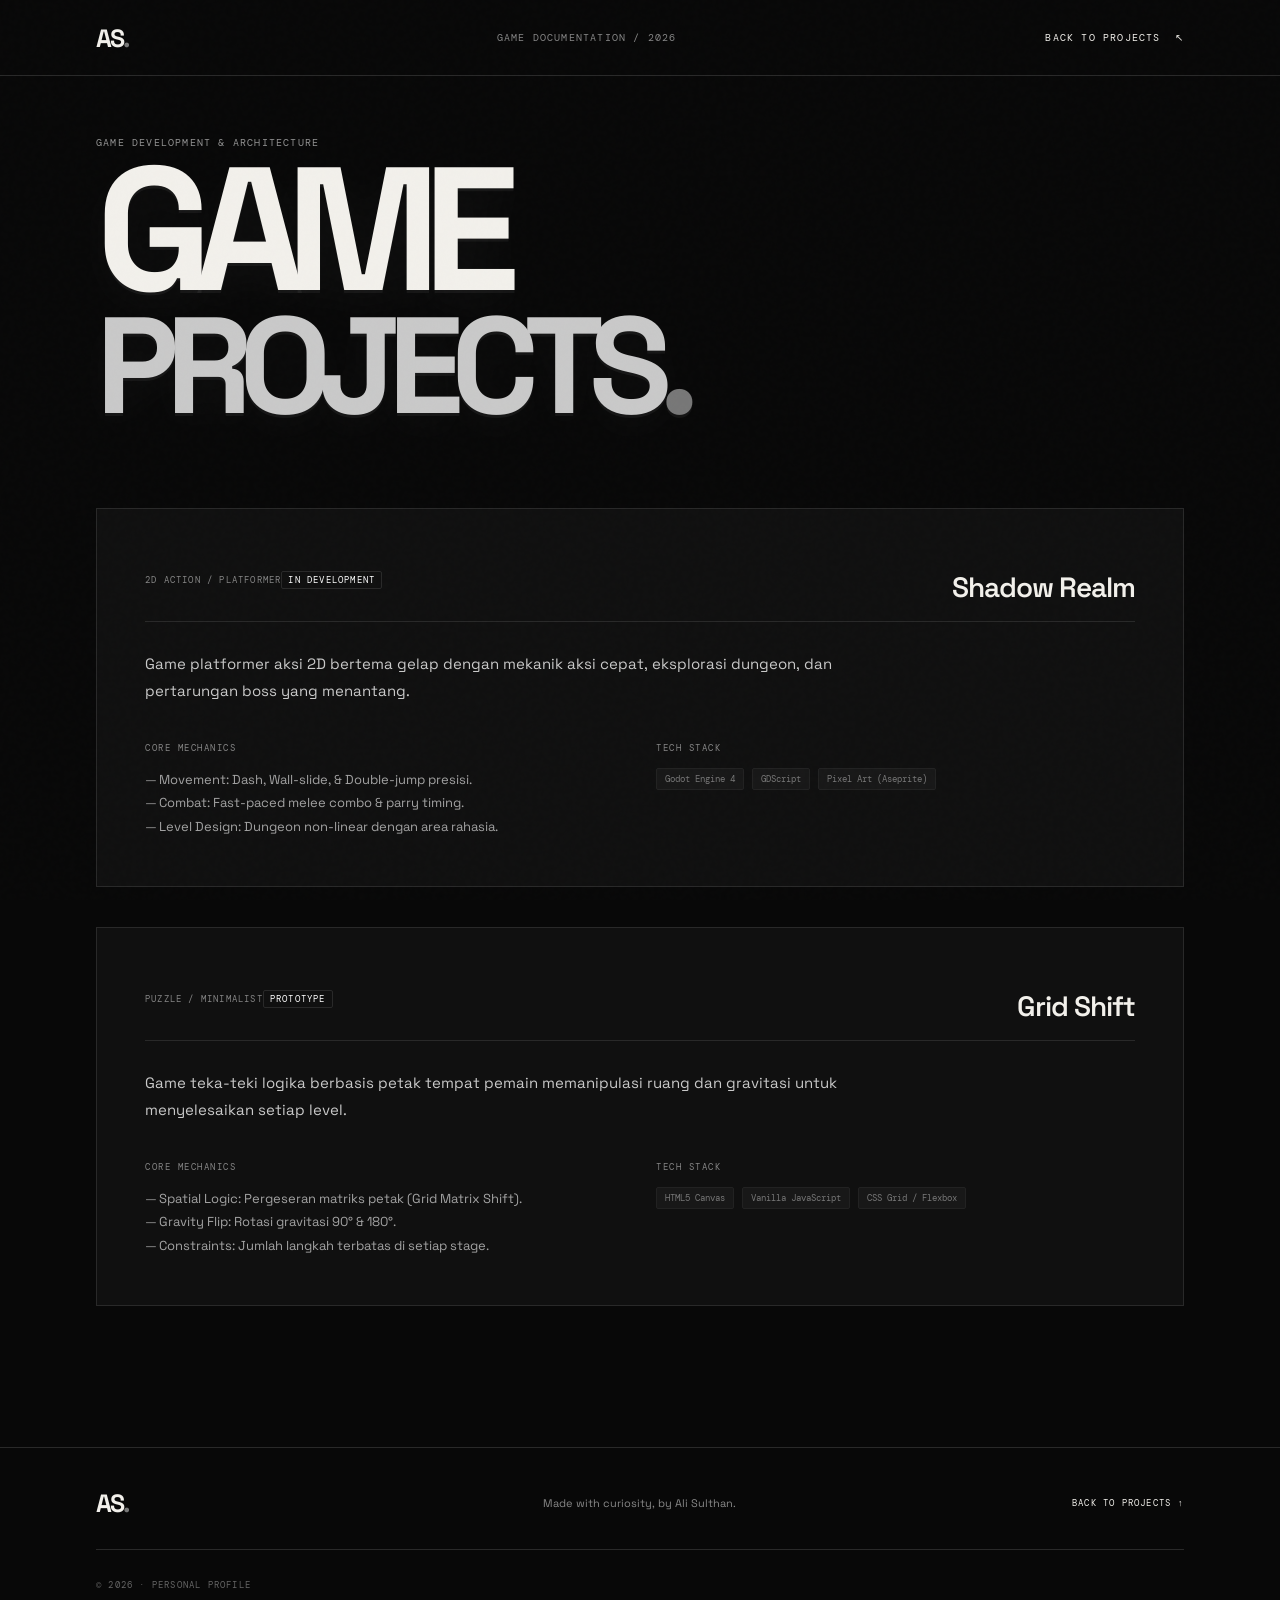
<file: game.html>
<!DOCTYPE html>
<html lang="id">
<head>
  <meta charset="UTF-8">
  <meta name="viewport" content="width=device-width, initial-scale=1.0">
  <meta name="theme-color" content="#080808">
  <meta name="description" content="Detail proyek game Shadow Realm dan Grid Shift karya Ali Sulthan.">

  <title>Game Projects — Ali Sulthan</title>

  <link rel="preconnect" href="https://fonts.googleapis.com">
  <link rel="preconnect" href="https://fonts.gstatic.com" crossorigin>
  <link href="https://fonts.googleapis.com/css2?family=DM+Mono:wght@400;500&family=Space+Grotesk:wght@400;500;600;700&display=swap" rel="stylesheet">

  <link rel="stylesheet" href="style.css">
  <script src="script.js" defer></script>
</head>

<body>
  <div class="page-noise" aria-hidden="true"></div>

  <header class="topbar">
    <a href="index.html" class="brand" aria-label="Ali Sulthan, beranda">
      AS<span class="brand-dot">.</span>
    </a>

    <span class="topbar-label">GAME DOCUMENTATION / 2026</span>

    <a href="project.html" class="nav-link">
      BACK TO PROJECTS <span aria-hidden="true">↖</span>
    </a>
  </header>

  <main class="section-wrap game-page">
    <section class="project-hero reveal">
      <p class="eyebrow">GAME DEVELOPMENT & ARCHITECTURE</p>
      <h1 class="hero-title">
        GAME<br>
        <span class="title-second">PROJECTS<span class="title-period">.</span></span>
      </h1>
    </section>

    <!-- GAME 1: SHADOW REALM -->
    <article class="game-detail-card reveal" id="shadow-realm">
      <div class="game-header">
        <div class="project-meta">
          <span class="project-category">2D ACTION / PLATFORMER</span>
          <span class="project-status">IN DEVELOPMENT</span>
        </div>
        <h2 class="game-title">Shadow Realm</h2>
      </div>

      <p class="game-overview">
        Game platformer aksi 2D bertema gelap dengan mekanik aksi cepat, eksplorasi dungeon, dan pertarungan boss yang menantang.
      </p>

      <div class="game-specs">
        <div class="spec-group">
          <span class="spec-label">CORE MECHANICS</span>
          <ul class="spec-list">
            <li>Movement: Dash, Wall-slide, & Double-jump presisi.</li>
            <li>Combat: Fast-paced melee combo & parry timing.</li>
            <li>Level Design: Dungeon non-linear dengan area rahasia.</li>
          </ul>
        </div>

        <div class="spec-group">
          <span class="spec-label">TECH STACK</span>
          <div class="project-tags">
            <span>Godot Engine 4</span>
            <span>GDScript</span>
            <span>Pixel Art (Aseprite)</span>
          </div>
        </div>
      </div>
    </article>

    <!-- GAME 2: GRID SHIFT -->
    <article class="game-detail-card reveal" id="grid-shift">
      <div class="game-header">
        <div class="project-meta">
          <span class="project-category">PUZZLE / MINIMALIST</span>
          <span class="project-status">PROTOTYPE</span>
        </div>
        <h2 class="game-title">Grid Shift</h2>
      </div>

      <p class="game-overview">
        Game teka-teki logika berbasis petak tempat pemain memanipulasi ruang dan gravitasi untuk menyelesaikan setiap level.
      </p>

      <div class="game-specs">
        <div class="spec-group">
          <span class="spec-label">CORE MECHANICS</span>
          <ul class="spec-list">
            <li>Spatial Logic: Pergeseran matriks petak (Grid Matrix Shift).</li>
            <li>Gravity Flip: Rotasi gravitasi 90° & 180°.</li>
            <li>Constraints: Jumlah langkah terbatas di setiap stage.</li>
          </ul>
        </div>

        <div class="spec-group">
          <span class="spec-label">TECH STACK</span>
          <div class="project-tags">
            <span>HTML5 Canvas</span>
            <span>Vanilla JavaScript</span>
            <span>CSS Grid / Flexbox</span>
          </div>
        </div>
      </div>
    </article>
  </main>

  <footer class="footer section-wrap">
    <a href="index.html" class="brand footer-brand" aria-label="Kembali ke beranda">
      AS<span class="brand-dot">.</span>
    </a>

    <p class="footer-message">
      Made with curiosity, by Ali Sulthan.
    </p>

    <a href="project.html" class="back-top">
      BACK TO PROJECTS ↑
    </a>

    <span class="footer-line"></span>

    <span class="copyright">
      © 2026 · PERSONAL PROFILE
    </span>
  </footer>
</body>
</html>
</file>
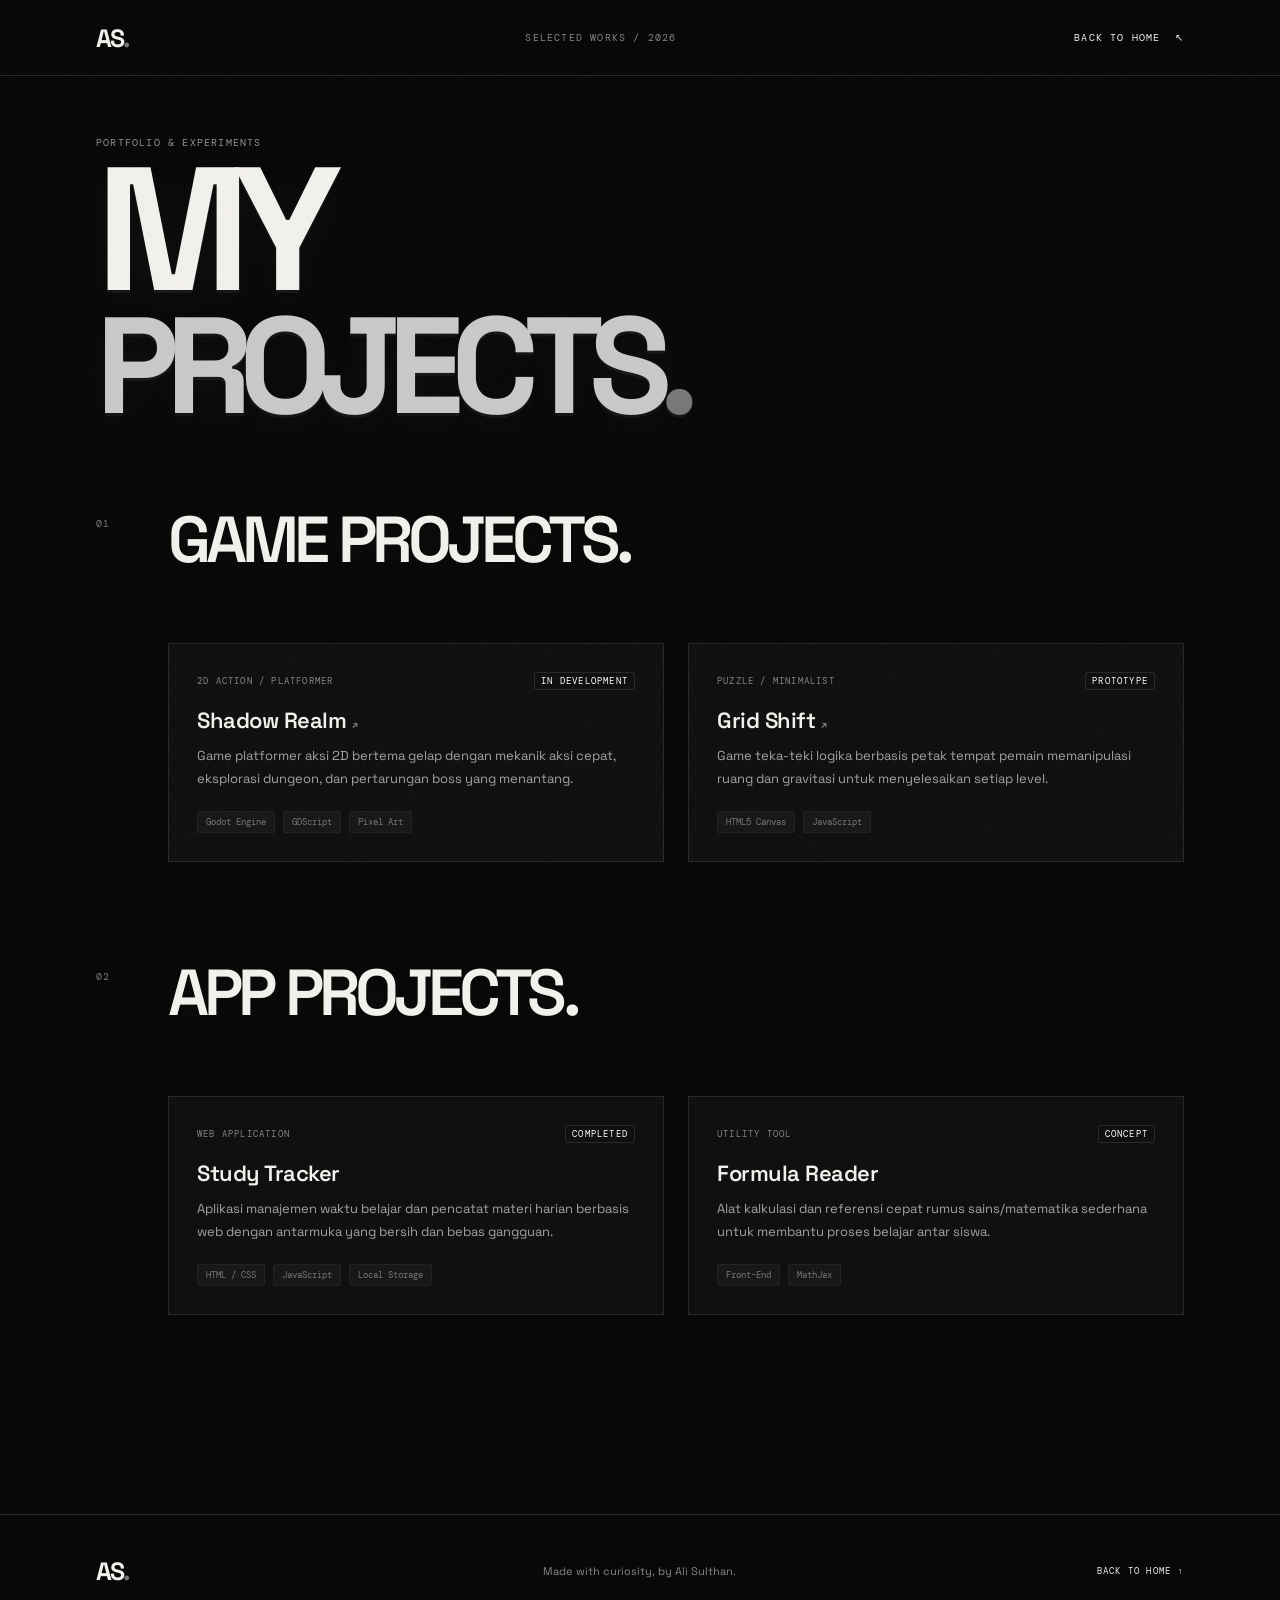
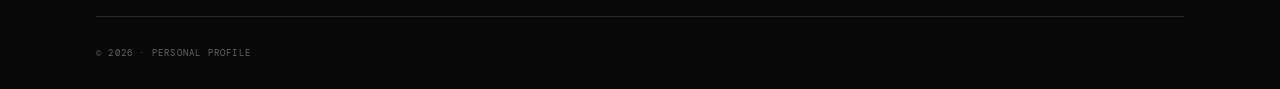
<file: project.html>
<!DOCTYPE html>
<html lang="id">
<head>
  <meta charset="UTF-8">
  <meta name="viewport" content="width=device-width, initial-scale=1.0">
  <meta name="theme-color" content="#080808">
  <meta name="description" content="Kumpulan proyek game dan aplikasi buatan Ali Sulthan.">

  <title>Projects — Ali Sulthan</title>

  <link rel="preconnect" href="https://fonts.googleapis.com">
  <link rel="preconnect" href="https://fonts.gstatic.com" crossorigin>
  <link href="https://fonts.googleapis.com/css2?family=DM+Mono:wght@400;500&family=Space+Grotesk:wght@400;500;600;700&display=swap" rel="stylesheet">

  <link rel="stylesheet" href="style.css">
  <script src="script.js" defer></script>
</head>

<body>
  <div class="page-noise" aria-hidden="true"></div>

  <header class="topbar">
    <a href="index.html" class="brand" aria-label="Ali Sulthan, beranda">
      AS<span class="brand-dot">.</span>
    </a>

    <span class="topbar-label">SELECTED WORKS / 2026</span>

    <a href="index.html" class="nav-link">
      BACK TO HOME <span aria-hidden="true">↖</span>
    </a>
  </header>

  <main class="section-wrap project-page">
    <section class="project-hero reveal">
      <p class="eyebrow">PORTFOLIO & EXPERIMENTS</p>
      <h1 class="hero-title">
        MY<br>
        <span class="title-second">PROJECTS<span class="title-period">.</span></span>
      </h1>
    </section>

    <!-- SECTION: GAME PROJECTS -->
<section class="project-group">
  <div class="section-heading reveal">
    <span class="section-number">01</span>
    <h2>GAME PROJECTS.</h2>
  </div>

  <div class="project-grid">
    <a href="game.html#shadow-realm" class="project-card reveal">
      <div>
        <div class="project-meta">
          <span class="project-category">2D ACTION / PLATFORMER</span>
          <span class="project-status">IN DEVELOPMENT</span>
        </div>
        <h3 class="project-title">Shadow Realm <span class="link-arrow" aria-hidden="true">↗</span></h3>
        <p class="project-desc">
          Game platformer aksi 2D bertema gelap dengan mekanik aksi cepat, eksplorasi dungeon, dan pertarungan boss yang menantang.
        </p>
      </div>
      <div class="project-tags">
        <span>Godot Engine</span>
        <span>GDScript</span>
        <span>Pixel Art</span>
      </div>
    </a>

    <a href="game.html#grid-shift" class="project-card reveal">
      <div>
        <div class="project-meta">
          <span class="project-category">PUZZLE / MINIMALIST</span>
          <span class="project-status">PROTOTYPE</span>
        </div>
        <h3 class="project-title">Grid Shift <span class="link-arrow" aria-hidden="true">↗</span></h3>
        <p class="project-desc">
          Game teka-teki logika berbasis petak tempat pemain memanipulasi ruang dan gravitasi untuk menyelesaikan setiap level.
        </p>
      </div>
      <div class="project-tags">
        <span>HTML5 Canvas</span>
        <span>JavaScript</span>
      </div>
    </a>
  </div>
</section>

    <!-- SECTION: APPLICATION PROJECTS -->
    <section class="project-group">
      <div class="section-heading reveal">
        <span class="section-number">02</span>
        <h2>APP PROJECTS.</h2>
      </div>

      <div class="project-grid">
        <article class="project-card reveal">
          <div class="project-meta">
            <span class="project-category">WEB APPLICATION</span>
            <span class="project-status">COMPLETED</span>
          </div>
          <h3 class="project-title">Study Tracker</h3>
          <p class="project-desc">
            Aplikasi manajemen waktu belajar dan pencatat materi harian berbasis web dengan antarmuka yang bersih dan bebas gangguan.
          </p>
          <div class="project-tags">
            <span>HTML / CSS</span>
            <span>JavaScript</span>
            <span>Local Storage</span>
          </div>
        </article>

        <article class="project-card reveal">
          <div class="project-meta">
            <span class="project-category">UTILITY TOOL</span>
            <span class="project-status">CONCEPT</span>
          </div>
          <h3 class="project-title">Formula Reader</h3>
          <p class="project-desc">
            Alat kalkulasi dan referensi cepat rumus sains/matematika sederhana untuk membantu proses belajar antar siswa.
          </p>
          <div class="project-tags">
            <span>Front-End</span>
            <span>MathJax</span>
          </div>
        </article>
      </div>
    </section>
  </main>

  <footer class="footer section-wrap">
    <a href="index.html" class="brand footer-brand" aria-label="Kembali ke beranda">
      AS<span class="brand-dot">.</span>
    </a>

    <p class="footer-message">
      Made with curiosity, by Ali Sulthan.
    </p>

    <a href="index.html" class="back-top">
      BACK TO HOME ↑
    </a>

    <span class="footer-line"></span>

    <span class="copyright">
      © 2026 · PERSONAL PROFILE
    </span>
  </footer>
</body>
</html>
</file>
<file: style.css>
/* ========================================
   ALI SULTHAN — PERSONAL PROFILE
   Theme: Monochrome / Editorial / Minimal
======================================== */

:root {
  --bg: #080808;
  --surface: #101010;
  --text: #f2f0eb;
  --muted: #858585;
  --line: #292929;
  --white: #ffffff;

  --font-main: "Space Grotesk", sans-serif;
  --font-mono: "DM Mono", monospace;

  --page-padding: clamp(22px, 7.5vw, 112px);
  --ease: cubic-bezier(0.22, 1, 0.36, 1);
}

* {
  margin: 0;
  padding: 0;
  box-sizing: border-box;
}

html {
  scroll-behavior: smooth;
  scroll-padding-top: 90px;
}

body {
  min-width: 320px;
  background: var(--bg);
  color: var(--text);
  font-family: var(--font-main);
  -webkit-font-smoothing: antialiased;
  overflow-x: hidden;
}

a {
  color: inherit;
  text-decoration: none;
}

::selection {
  background: var(--text);
  color: var(--bg);
}

.page-noise {
  position: fixed;
  inset: 0;
  z-index: 10;
  pointer-events: none;
  opacity: 0.035;
  background-image: url("data:image/svg+xml,%3Csvg viewBox='0 0 180 180' xmlns='http://www.w3.org/2000/svg'%3E%3Cfilter id='n'%3E%3CfeTurbulence type='fractalNoise' baseFrequency='.9' numOctaves='3' stitchTiles='stitch'/%3E%3C/filter%3E%3Crect width='100%25' height='100%25' filter='url(%23n)' opacity='.45'/%3E%3C/svg%3E");
}

.section-wrap {
  padding-left: var(--page-padding);
  padding-right: var(--page-padding);
}

/* HEADER */

.topbar {
  height: 76px;
  padding: 0 var(--page-padding);
  display: flex;
  justify-content: space-between;
  align-items: center;
  border-bottom: 1px solid var(--line);
}

.brand {
  font-size: 25px;
  font-weight: 700;
  letter-spacing: -2px;
}

.brand-dot,
.title-period {
  color: #777;
}

.topbar-label,
.nav-link,
.eyebrow,
.hero-meta,
.scroll-link,
.hero-index,
.section-number,
.detail-label,
.interest-index,
.manifesto-caption,
.back-top,
.copyright {
  font-family: var(--font-mono);
  font-size: 10px;
  letter-spacing: 1.2px;
}

.topbar-label {
  color: var(--muted);
}

.nav-link {
  transition: color 250ms ease;
}

.nav-link:hover,
.back-top:hover {
  color: var(--muted);
}

.nav-link span {
  margin-left: 7px;
}

/* HERO */

.hero {
  min-height: min(760px, calc(100svh - 76px));
  min-height: max(620px, min(760px, calc(100svh - 76px)));
  padding-top: 58px;
  padding-bottom: 45px;
  display: flex;
  flex-direction: column;
  justify-content: center;
  position: relative;
}

.hero-meta {
  display: flex;
  align-items: center;
  gap: 10px;
  color: var(--muted);
  margin-bottom: 66px;
}

.status-dot {
  width: 6px;
  height: 6px;
  background: var(--text);
  border-radius: 50%;
  box-shadow: 0 0 12px rgb(255 255 255 / 24%);
}

.eyebrow {
  color: #929292;
  margin-bottom: 14px;
}

.hero-title {
  width: fit-content;
  font-size: clamp(68px, 13.7vw, 190px);
  line-height: 0.76;
  letter-spacing: -0.105em;
  font-weight: 700;
  text-shadow:
    0 3px 0 rgb(255 255 255 / 5%),
    0 12px 40px rgb(255 255 255 / 4%);
}

.title-second {
  display: block;
  margin-top: 18px;
  font-size: 0.78em;
  letter-spacing: -0.095em;
  color: #c9c9c9;
}

.hero-bottom {
  display: flex;
  align-items: flex-end;
  justify-content: space-between;
  gap: 28px;
  margin-top: 64px;
}

.hero-description {
  max-width: 340px;
  color: #a3a3a3;
  font-size: 14px;
  line-height: 1.9;
}

.scroll-link {
  display: flex;
  align-items: center;
  gap: 18px;
  color: #c9c9c9;
  padding-bottom: 8px;
  border-bottom: 1px solid #454545;
  transition: border-color 250ms ease;
}

.scroll-link:hover {
  border-color: var(--white);
}

.scroll-arrow {
  font-size: 16px;
  transition: transform 250ms ease;
}

.scroll-link:hover .scroll-arrow {
  transform: translateY(4px);
}

.hero-index {
  position: absolute;
  right: var(--page-padding);
  top: 50%;
  writing-mode: vertical-rl;
  color: #555;
  font-size: 9px;
}

/* SECTION HEADINGS */

.about,
.interests {
  padding-top: 125px;
  padding-bottom: 125px;
  border-top: 1px solid var(--line);
}

.section-heading {
  display: grid;
  grid-template-columns: 60px 1fr;
  align-items: start;
  gap: 12px;
  margin-bottom: 70px;
}

.section-number {
  color: #777;
  padding-top: 9px;
}

.section-heading h2 {
  font-size: clamp(32px, 5.5vw, 65px);
  line-height: 0.99;
  letter-spacing: -0.075em;
  font-weight: 600;
  text-shadow: 0 5px 30px rgb(255 255 255 / 4%);
}

/* ABOUT */

.about-content {
  margin-left: 72px;
  display: grid;
  grid-template-columns: 1fr 0.8fr;
  gap: clamp(35px, 9vw, 130px);
  align-items: start;
}

.large-copy {
  max-width: 450px;
  font-size: clamp(24px, 3vw, 38px);
  line-height: 1.35;
  letter-spacing: -1.6px;
  font-weight: 500;
}

.muted-copy {
  display: block;
  margin-top: 12px;
  color: #777;
  font-weight: 400;
}

.profile-details {
  border-top: 1px solid var(--line);
}

.detail-row {
  display: flex;
  justify-content: space-between;
  gap: 15px;
  padding: 19px 0;
  border-bottom: 1px solid var(--line);
}

.detail-label {
  color: #777;
  flex-shrink: 0;
  font-size: 9px;
}

.detail-value {
  font-size: 12px;
  text-align: right;
  color: #e5e5e5;
}

/* INTERESTS */

.interests {
  background: #0b0b0b;
}

.interest-list {
  margin-left: 72px;
  border-top: 1px solid var(--line);
}

.interest-item {
  display: grid;
  grid-template-columns: 55px 1fr 24px;
  align-items: start;
  gap: 18px;
  padding: 30px 0;
  border-bottom: 1px solid var(--line);
  transition: padding 300ms var(--ease);
}

.interest-item:hover {
  padding-left: 9px;
  padding-right: 9px;
}

.interest-index {
  color: #777;
  padding-top: 7px;
}

.interest-item h3 {
  font-size: clamp(20px, 3vw, 30px);
  font-weight: 500;
  letter-spacing: -1px;
  text-shadow: 0 4px 22px rgb(255 255 255 / 5%);
}

.interest-item p {
  max-width: 430px;
  margin-top: 9px;
  color: #858585;
  font-size: 12px;
  line-height: 1.9;
}

.interest-symbol {
  color: #777;
  transition: color 250ms ease, transform 250ms ease;
}

.interest-item:hover .interest-symbol {
  color: var(--white);
  transform: translate(3px, -3px);
}

/* MANIFESTO */

.manifesto {
  padding-top: 145px;
  padding-bottom: 145px;
  border-top: 1px solid var(--line);
}

.manifesto-text {
  margin-top: 50px;
  font-size: clamp(38px, 8.5vw, 100px);
  line-height: 1.05;
  font-weight: 600;
  letter-spacing: -0.08em;
  text-shadow:
    0 5px 25px rgb(255 255 255 / 5%),
    0 18px 65px rgb(255 255 255 / 3%);
}

.manifesto-text span {
  color: #747474;
}

.manifesto-caption {
  margin-top: 38px;
  color: #777;
  font-size: 9px;
}

/* FOOTER */

.footer {
  min-height: 175px;
  padding-top: 35px;
  padding-bottom: 26px;
  display: grid;
  grid-template-columns: 1fr 1fr 1fr;
  align-items: center;
  gap: 20px;
  border-top: 1px solid var(--line);
}

.footer-brand {
  justify-self: start;
}

.footer p {
  font-size: 11px;
  color: #888;
  text-align: center;
}

.back-top {
  justify-self: end;
  font-size: 9px;
  transition: color 250ms ease;
}

.footer-line {
  grid-column: 1 / -1;
  height: 1px;
  background: var(--line);
}

.copyright {
  grid-column: 1 / -1;
  color: #656565;
  font-size: 9px;
}

/* REVEAL ANIMATION */

.reveal {
  opacity: 0;
  transform: translateY(28px);
  filter: blur(3px);
  transition:
    opacity 800ms var(--ease),
    transform 800ms var(--ease),
    filter 800ms var(--ease);
  will-change: opacity, transform, filter;
}

.reveal.is-visible {
  opacity: 1;
  transform: translateY(0);
  filter: blur(0);
}

/* RESPONSIVE */

@media (min-width: 1500px) {
  .section-wrap,
  .topbar {
    padding-left: max(var(--page-padding), calc((100vw - 1280px) / 2));
    padding-right: max(var(--page-padding), calc((100vw - 1280px) / 2));
  }
}

@media (max-width: 700px) {
  :root {
    --page-padding: 23px;
  }

  .topbar {
    height: 64px;
  }

  .topbar-label {
    font-size: 8px;
    letter-spacing: 0.5px;
  }

  .brand {
    font-size: 23px;
  }

  .nav-link {
    font-size: 9px;
  }

  .hero {
    min-height: 690px;
    min-height: max(590px, calc(88svh - 64px));
    padding-top: 40px;
    padding-bottom: 65px;
  }

  .hero-meta {
    margin-bottom: 64px;
  }

  .hero-title {
    font-size: clamp(65px, 14.4vw, 105px);
  }

  .title-second {
    margin-top: 13px;
  }

  .hero-bottom {
    align-items: flex-start;
    flex-direction: column;
    margin-top: 48px;
  }

  .hero-description {
    font-size: 13px;
    max-width: 300px;
  }

  .hero-index {
    right: var(--page-padding);
    top: auto;
    bottom: 25px;
  }

  .about,
  .interests {
    padding-top: 88px;
    padding-bottom: 88px;
  }

  .section-heading {
    grid-template-columns: 30px 1fr;
    gap: 12px;
    margin-bottom: 45px;
  }

  .section-heading h2 {
    font-size: clamp(32px, 8vw, 49px);
  }

  .about-content,
  .interest-list {
    margin-left: 0;
  }

  .about-content {
    grid-template-columns: 1fr;
    gap: 38px;
  }

  .large-copy {
    font-size: 28px;
  }

  .interest-item {
    grid-template-columns: 28px 1fr 15px;
    gap: 10px;
    padding: 25px 0;
  }

  .interest-item h3 {
    font-size: 22px;
  }

  .interest-item p {
    font-size: 12px;
  }

  .manifesto {
    padding-top: 95px;
    padding-bottom: 95px;
  }

  .manifesto-text {
    margin-top: 38px;
    font-size: clamp(38px, 9.4vw, 64px);
  }

  .manifesto-caption {
    max-width: 230px;
    line-height: 1.9;
  }

  .footer {
    grid-template-columns: 1fr auto;
    row-gap: 23px;
  }

  .footer p {
    grid-column: 1 / -1;
    grid-row: 2;
    text-align: left;
  }

  .back-top {
    grid-column: 2;
    grid-row: 1;
  }

  .footer-line,
  .copyright {
    grid-column: 1 / -1;
  }
}

@media (prefers-reduced-motion: reduce) {
  *,
  *::before,
  *::after {
    scroll-behavior: auto !important;
    animation-duration: 0.01ms !important;
    animation-iteration-count: 1 !important;
    transition-duration: 0.01ms !important;
  }

  .reveal {
    opacity: 1;
    transform: none;
    filter: none;
  }
}

/* FOOTER SOCIAL MEDIA */

.footer-socials {
  grid-column: 1 / -1;
  display: flex;
  align-items: center;
  flex-wrap: wrap;
  gap: 12px 28px;
  padding: 24px 0;
  border-top: 1px solid var(--line);
}

.social-heading {
  width: 100%;
  margin-bottom: 5px;
  color: #777;
  font-family: var(--font-mono);
  font-size: 9px;
  letter-spacing: 1.5px;
}

.social-link {
  display: inline-flex;
  align-items: center;
  gap: 8px;
  color: #b8b8b8;
  font-size: 12px;
  transition:
    color 250ms ease,
    transform 250ms ease;
}

.social-arrow {
  color: #777;
  transition:
    color 250ms ease,
    transform 250ms ease;
}

.social-link:hover {
  color: var(--white);
  transform: translateY(-2px);
}

.social-link:hover .social-arrow {
  color: var(--white);
  transform: translate(2px, -2px);
}

@media (max-width: 700px) {
  .footer-socials {
    gap: 18px 22px;
  }

  .social-link {
    font-size: 11px;
  }
}

/* ========================================
   PROFILE PHOTO — SHARINGAN INSPIRED
======================================== */

.profile-visual {
  position: absolute;
  top: 19%;
  right: var(--page-padding);
  width: clamp(145px, 18vw, 225px);
  aspect-ratio: 1 / 1;
  display: grid;
  place-items: center;
  isolation: isolate;
  z-index: 1;
}

/* Bingkai luar yang berputar */
.sharingan-ring {
  position: absolute;
  inset: 0;
  border: 1px solid #792626;
  border-radius: 50%;
  box-shadow:
    0 0 12px rgb(150 20 20 / 12%),
    inset 0 0 12px rgb(150 20 20 / 8%);
  opacity: 0;
  transition: opacity 700ms ease;
}

/* Cincin berputar ketika foto terlihat */
.profile-visual.is-visible .sharingan-ring {
  opacity: 1;
  animation: sharingan-rotate 18s linear infinite;
}

@keyframes sharingan-rotate {
  from {
    transform: rotate(0deg);
  }

  to {
    transform: rotate(360deg);
  }
}

/* Tiga tomoe di sekeliling bingkai */
.tomoe {
  position: absolute;
  width: 17px;
  height: 17px;
  border-radius: 50%;
  background: #a52c2c;
  box-shadow: 0 0 12px rgb(165 44 44 / 25%);
}

.tomoe::after {
  content: "";
  position: absolute;
  width: 10px;
  height: 10px;
  right: -4px;
  top: -3px;
  border-radius: 50% 50% 50% 0;
  background: #a52c2c;
  transform: rotate(-25deg);
}

.tomoe-one {
  top: 13%;
  left: 19%;
}

.tomoe-two {
  top: 36%;
  right: 5%;
}

.tomoe-three {
  bottom: 10%;
  left: 42%;
}

/* Lingkaran foto */
.profile-photo-frame {
  position: absolute;
  inset: 12px;
  overflow: hidden;
  border: 1px solid #454545;
  border-radius: 50%;
  background: #111;
  box-shadow:
    0 0 0 5px rgb(255 255 255 / 2%),
    0 15px 50px rgb(0 0 0 / 55%);
}

.profile-photo {
  display: block;
  width: 100%;
  height: 100%;
  object-fit: cover;
  object-position: center;
  border-radius: 50%;
  filter: grayscale(100%) contrast(1.05);
  transition:
    filter 700ms ease,
    transform 900ms cubic-bezier(0.22, 1, 0.36, 1);
}

.profile-visual.is-visible .profile-photo {
  filter: grayscale(75%) contrast(1.05);
  transform: scale(1.035);
}

/* Label kecil */
.photo-index {
  position: absolute;
  right: 0;
  bottom: 4px;
  color: #858585;
  font-family: var(--font-mono);
  font-size: 8px;
  letter-spacing: 1px;
}

/* Beri ruang agar judul tidak bertabrakan dengan foto */
@media (min-width: 701px) {
  .hero-title {
    max-width: 78%;
  }
}

@media (max-width: 700px) {
  .profile-visual {
    position: relative;
    top: auto;
    right: auto;
    width: 142px;
    margin: 0 0 42px;
    flex-shrink: 0;
  }

  .hero {
    align-items: flex-start;
  }

  .hero-meta {
    margin-bottom: 30px;
  }

  .hero-title {
    max-width: 100%;
  }

  .photo-index {
    right: -8px;
  }
}

/* Menghormati preferensi minim animasi */
@media (prefers-reduced-motion: reduce) {
  .profile-visual.is-visible .sharingan-ring {
    animation: none;
  }

  .profile-photo {
    transition: none;
  }
}
/* NAV MENU & LOGO SEKOLAH */
.nav-menu {
  display: flex;
  align-items: center;
  gap: 24px;
}

.school-value-wrap {
  display: flex;
  align-items: center;
  justify-content: flex-end;
  gap: 10px;
}

.school-logo-frame {
  width: 22px;
  height: 22px;
  border-radius: 4px;
  overflow: hidden;
  border: 1px solid var(--line);
  background: var(--surface);
  display: inline-flex;
  align-items: center;
  justify-content: center;
  flex-shrink: 0;
}

.school-logo {
  width: 100%;
  height: 100%;
  object-fit: cover;
  filter: grayscale(20%);
}

/* HALAMAN PROJECT */
.project-page {
  padding-top: 60px;
  padding-bottom: 100px;
}

.project-hero {
  margin-bottom: 90px;
}

.project-group {
  margin-bottom: 100px;
}

.project-grid {
  display: grid;
  grid-template-columns: repeat(auto-fit, minmax(300px, 1fr));
  gap: 24px;
  margin-left: 72px;
}

.project-card {
  background: var(--surface);
  border: 1px solid var(--line);
  padding: 32px;
  display: flex;
  flex-direction: column;
  justify-content: space-between;
  transition: border-color 300ms var(--ease), transform 300ms var(--ease);
}

.project-card:hover {
  border-color: #555;
  transform: translateY(-4px);
}

.project-meta {
  display: flex;
  justify-content: space-between;
  align-items: center;
  margin-bottom: 20px;
  font-family: var(--font-mono);
  font-size: 9px;
  letter-spacing: 1.2px;
}

.project-category {
  color: var(--muted);
}

.project-status {
  color: var(--white);
  border: 1px solid var(--line);
  padding: 2px 8px;
  border-radius: 2px;
}

.project-title {
  font-size: 24px;
  font-weight: 600;
  letter-spacing: -0.5px;
  margin-bottom: 12px;
}

.project-desc {
  color: #a3a3a3;
  font-size: 13px;
  line-height: 1.8;
  margin-bottom: 28px;
}

.project-tags {
  display: flex;
  flex-wrap: wrap;
  gap: 8px;
  font-family: var(--font-mono);
  font-size: 9px;
  color: #777;
}

.project-tags span {
  background: #181818;
  padding: 4px 10px;
  border-radius: 2px;
  border: 1px solid #222;
}

@media (max-width: 700px) {
  .project-grid {
    margin-left: 0;
    grid-template-columns: 1fr;
  }
}
/* LINK SEKOLAH */
.school-link {
  transition: color 250ms ease;
  display: inline-flex;
  align-items: center;
  gap: 4px;
}

.school-link:hover {
  color: var(--white);
  text-decoration: underline;
}

.link-arrow {
  font-size: 10px;
  color: var(--muted);
  transition: transform 250ms ease, color 250ms ease;
}

.school-link:hover .link-arrow {
  color: var(--white);
  transform: translate(2px, -2px);
}
/* ========================================
   GAME PAGE STYLING
======================================== */

.game-page {
  padding-top: 60px;
  padding-bottom: 100px;
}

.game-detail-card {
  background: var(--surface);
  border: 1px solid var(--line);
  padding: clamp(24px, 5vw, 48px);
  margin-bottom: 40px;
  display: flex;
  flex-direction: column;
  gap: 28px;
}

.game-header {
  border-bottom: 1px solid var(--line);
  padding-bottom: 20px;
}

.game-title {
  font-size: clamp(28px, 4vw, 42px);
  font-weight: 600;
  letter-spacing: -1px;
  margin-top: 12px;
}

.game-overview {
  color: #c9c9c9;
  font-size: 15px;
  line-height: 1.8;
  max-width: 720px;
}

.game-specs {
  display: grid;
  grid-template-columns: repeat(auto-fit, minmax(260px, 1fr));
  gap: 32px;
  padding-top: 10px;
}

.spec-label {
  font-family: var(--font-mono);
  font-size: 9px;
  letter-spacing: 1.5px;
  color: var(--muted);
  display: block;
  margin-bottom: 14px;
}

.spec-list {
  list-style: none;
  font-size: 13px;
  color: #a3a3a3;
  line-height: 1.8;
}

.spec-list li {
  position: relative;
  padding-left: 14px;
}

.spec-list li::before {
  content: "—";
  position: absolute;
  left: 0;
  color: var(--muted);
}
/* ========================================
   SINGLE PAGE PROJECTS & GAME STYLING
======================================== */

.nav-menu {
  display: flex;
  align-items: center;
  gap: 20px;
}

.project-grid {
  display: grid;
  grid-template-columns: repeat(auto-fit, minmax(280px, 1fr));
  gap: 24px;
  margin-left: 72px;
}

.project-card {
  background: var(--surface);
  border: 1px solid var(--line);
  padding: 28px;
  display: flex;
  flex-direction: column;
  justify-content: space-between;
}

.project-meta {
  display: flex;
  justify-content: space-between;
  align-items: center;
  margin-bottom: 16px;
  font-family: var(--font-mono);
  font-size: 9px;
  color: var(--muted);
}

.project-status {
  color: var(--white);
  border: 1px solid var(--line);
  padding: 2px 6px;
}

.project-title {
  font-size: 22px;
  font-weight: 600;
  margin-bottom: 10px;
}

.project-desc {
  color: #a3a3a3;
  font-size: 13px;
  line-height: 1.8;
  margin-bottom: 20px;
}

.project-tags {
  display: flex;
  flex-wrap: wrap;
  gap: 8px;
  font-family: var(--font-mono);
  font-size: 9px;
  color: #777;
}

.project-tags span {
  background: #181818;
  padding: 4px 8px;
  border: 1px solid #222;
}

/* PLAYABLE GAME STYLING */

.game-container {
  margin-left: 72px;
  background: var(--surface);
  border: 1px solid var(--line);
  padding: 32px;
  display: flex;
  flex-direction: column;
  align-items: center;
  gap: 20px;
}

.game-header {
  width: 100%;
  display: flex;
  justify-content: space-between;
  align-items: flex-end;
  border-bottom: 1px solid var(--line);
  padding-bottom: 16px;
}

.game-title {
  font-size: 28px;
  font-weight: 600;
}

.game-controls-info {
  font-family: var(--font-mono);
  font-size: 10px;
  color: var(--muted);
}

.canvas-wrap {
  border: 1px solid #333;
  padding: 10px;
  background: #000;
}

#gridShiftCanvas {
  display: block;
  background: #080808;
}

.game-status-bar {
  width: 100%;
  display: flex;
  justify-content: space-between;
  align-items: center;
  font-family: var(--font-mono);
  font-size: 11px;
  color: #ccc;
}

.game-btn {
  background: transparent;
  color: var(--text);
  border: 1px solid var(--line);
  padding: 6px 14px;
  font-family: var(--font-mono);
  font-size: 10px;
  cursor: pointer;
  transition: background 250ms ease;
}

.game-btn:hover {
  background: var(--text);
  color: var(--bg);
}

@media (max-width: 700px) {
  .project-grid,
  .game-container {
    margin-left: 0;
  }

  .game-header {
    flex-direction: column;
    align-items: flex-start;
    gap: 10px;
  }
}
/* ========================================
   GAMES UI & CANVAS BUTTON STYLING
======================================== */

.game-btn-group {
  display: flex;
  align-items: center;
  gap: 10px;
}

.game-btn {
  background: transparent;
  color: var(--text);
  border: 1px solid var(--line);
  padding: 8px 16px;
  font-family: var(--font-mono);
  font-size: 10px;
  cursor: pointer;
  text-decoration: none;
  display: inline-block;
  transition: background 250ms ease, color 250ms ease;
}

.game-btn:hover {
  background: var(--text);
  color: var(--bg);
}

@media (max-width: 700px) {
  .game-status-bar {
    flex-direction: column;
    align-items: flex-start;
    gap: 12px;
  }

  .game-btn-group {
    width: 100%;
    justify-content: space-between;
  }
}
</file>
